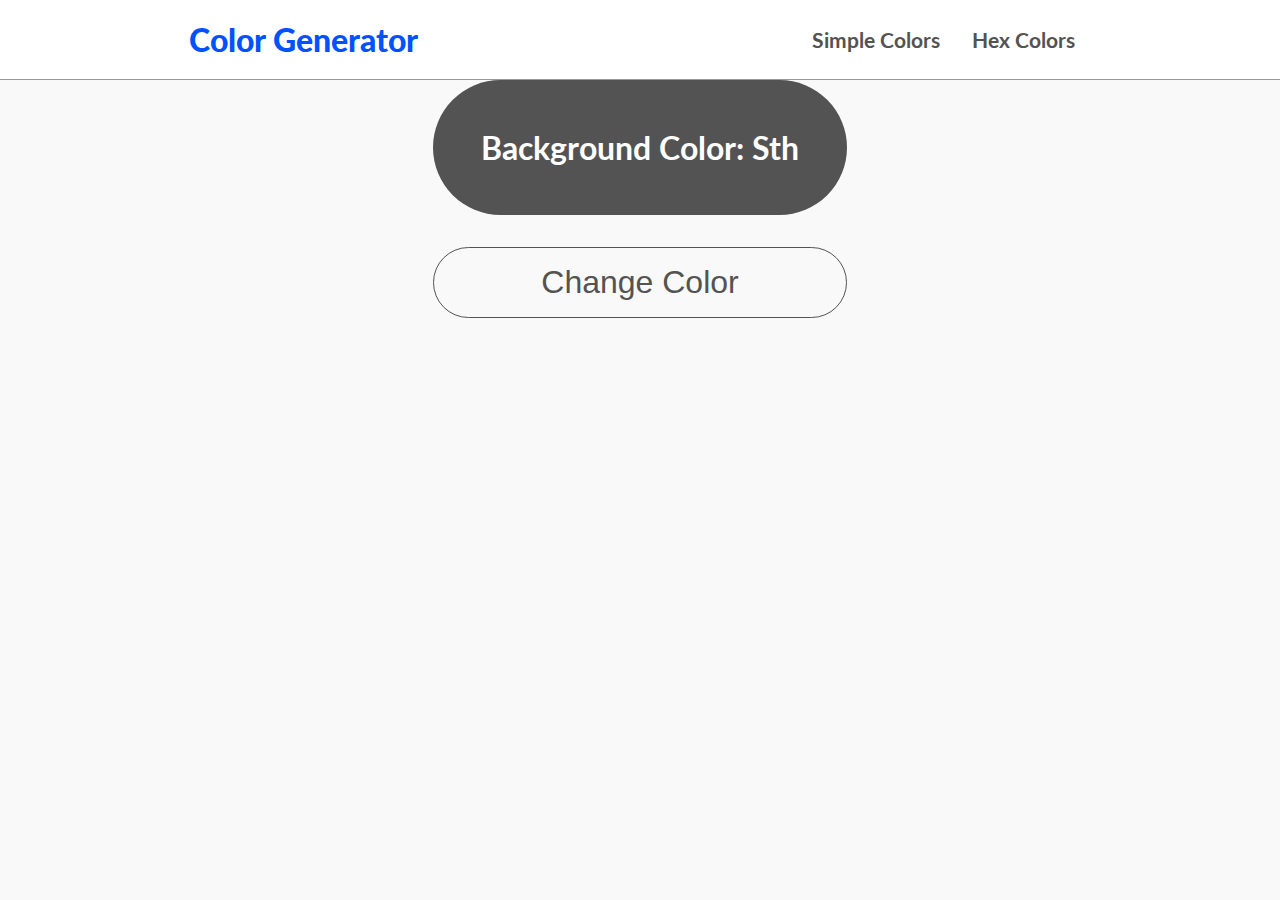
<file: colorGenerator/index.html>
<!DOCTYPE html>
<html>
<head>
	<meta charset="utf=8">
	<meta name="viewport" content="width=device-width, initial-scale=1">
	<link rel="stylesheet" type="text/css" href="style.css">
	<title>Color Generator</title>
</head>
<body>
    <div class="container">
        <div class="nav">
            <h2 class="title">Color Generator</h2>
            <ul class="clr">
                <li>
                    <a href="index.html">Simple Colors</a>
                </li>
                <li>
                    <a href="hex.html">Hex Colors</a>
                </li>
            </ul>
        </div>
        <div class="main">
            <h2>Background Color:
                <span class="color">Sth</span>
            </h2>
            <button type="button" id="btn">Change Color</button>
        </div>
    </div>
    <script src="simple.js"></script>
  </body>
</html>
</file>
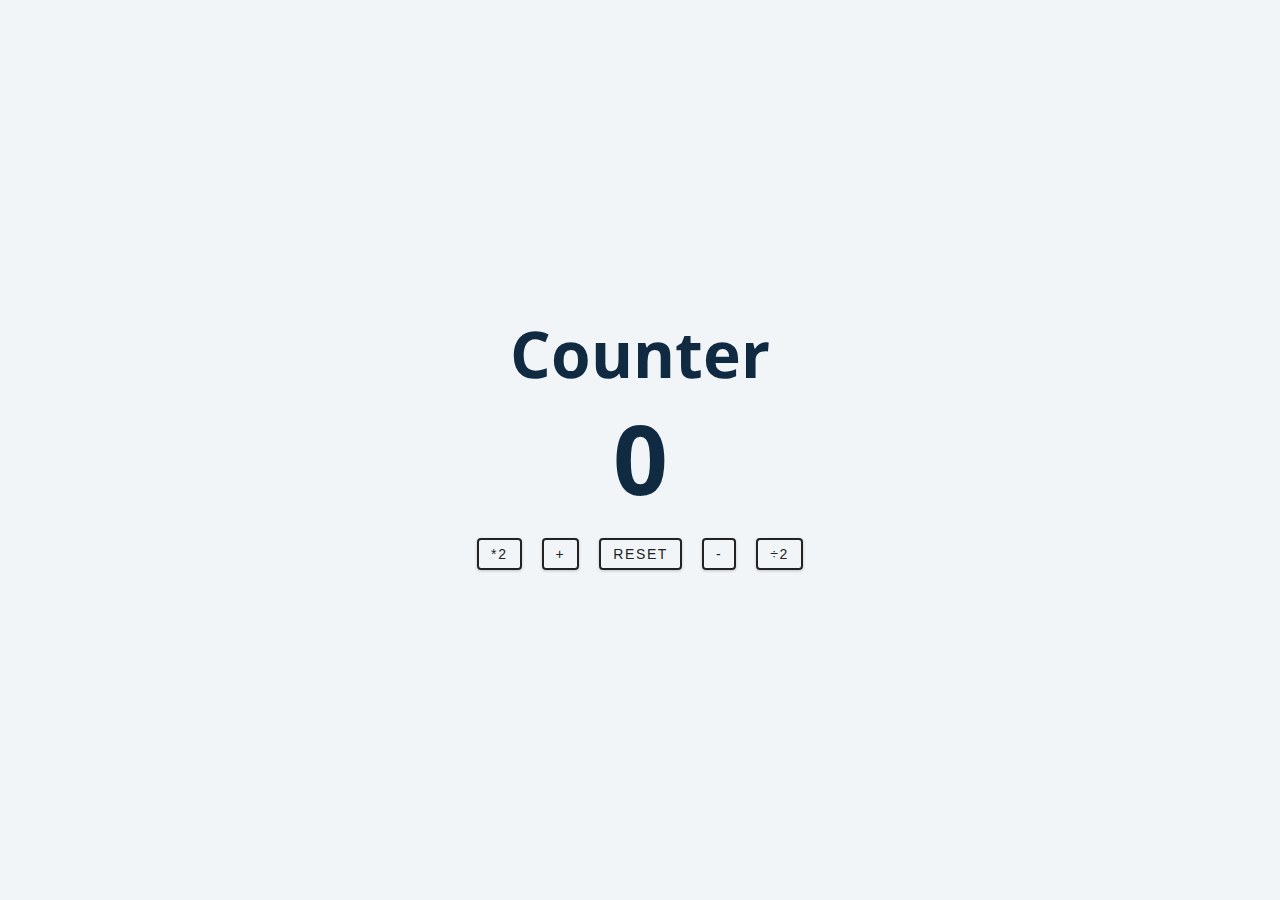
<file: counter/index.html>
<!DOCTYPE html>
<html lang="en">
<head>
    <meta charset="UTF-8">
    <meta http-equiv="X-UA-Compatible" content="IE=edge">
    <meta name="viewport" content="width=device-width, initial-scale=1.0">
    <link rel="stylesheet" href="style.css">
    <title>Counter</title>
</head>
<body>
    <main>
        <div class="container">
            <h1>Counter</h1>
            <span id="value">0</span>
            <div class="button-container">
                <button class="btn multiply">*2</button>
                <button class="btn increase">+</button>
                <button class="btn reset">Reset</button>
                <button class="btn decrease">-</button>
                <button class="btn divide">÷2</button>
            </div>
        </div>
    </main>
    <script src="script.js"></script>
</body>
</html>
</file>
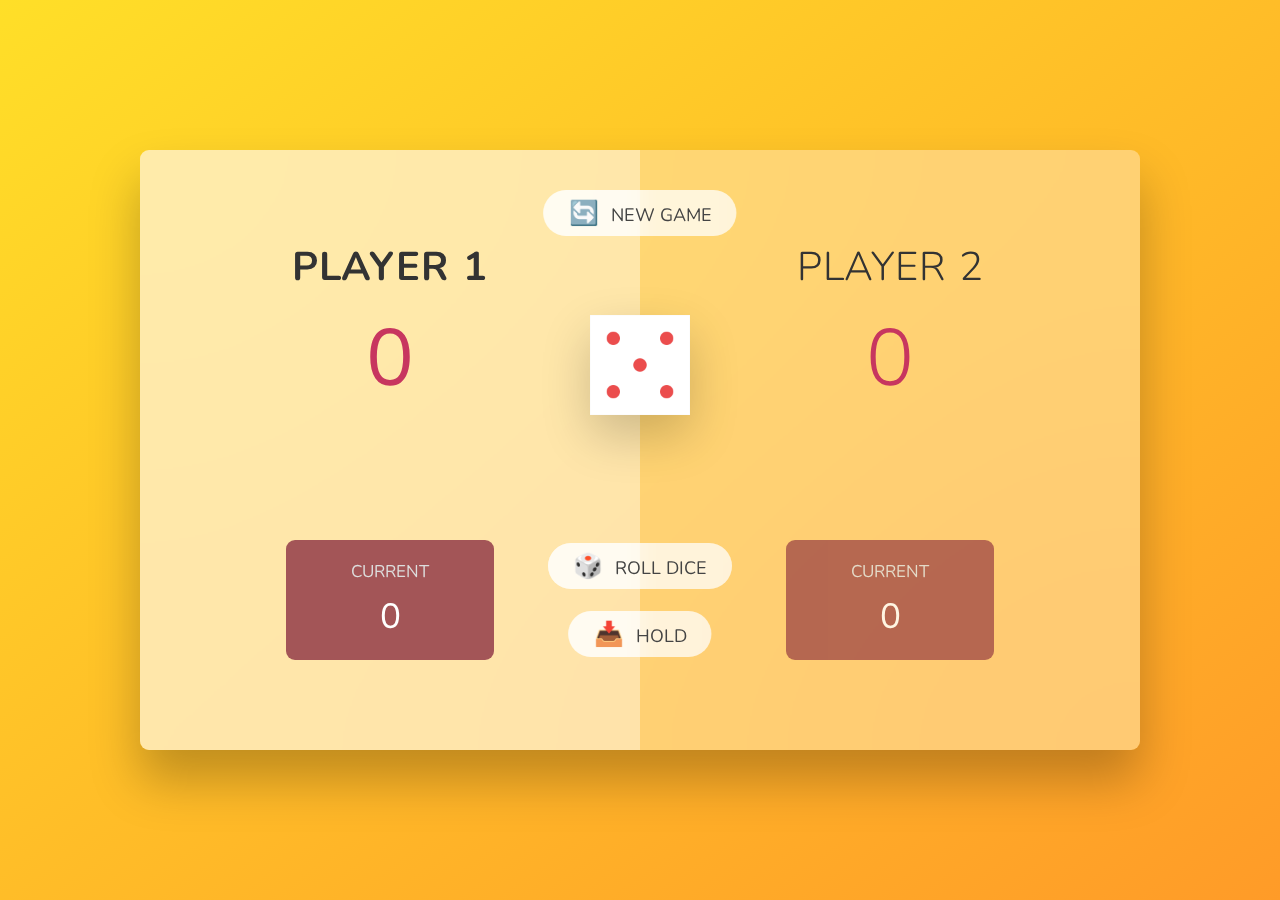
<file: diceGame/index.html>
<!DOCTYPE html>
<html lang="en">
  <head>
    <meta charset="UTF-8" />
    <meta name="viewport" content="width=device-width, initial-scale=1.0" />
    <meta http-equiv="X-UA-Compatible" content="ie=edge" />
    <link rel="stylesheet" href="style.css" />
    <title>Dice Game</title>
  </head>
  <body>
    <main>
      <section class="player player--0 player--active">
        <h2 class="name" id="name--0">Player 1</h2>
        <p class="score" id="score--0">0</p>
        <div class="current">
          <p class="current-label">Current</p>
          <p class="current-score" id="current--0">0</p>
        </div>
      </section>
      <section class="player player--1">
        <h2 class="name" id="name--1">Player 2</h2>
        <p class="score" id="score--1">0</p>
        <div class="current">
          <p class="current-label">Current</p>
          <p class="current-score" id="current--1">0</p>
        </div>
      </section>
      <img src="img/dice-5.png" alt="Playing dice" class="dice" />
      <button class="btn btn--new">🔄 New game</button>
      <button class="btn btn--roll">🎲 Roll dice</button>
      <button class="btn btn--hold">📥 Hold</button>
    </main>
    <script src="script.js"></script>
  </body>
</html>
</file>
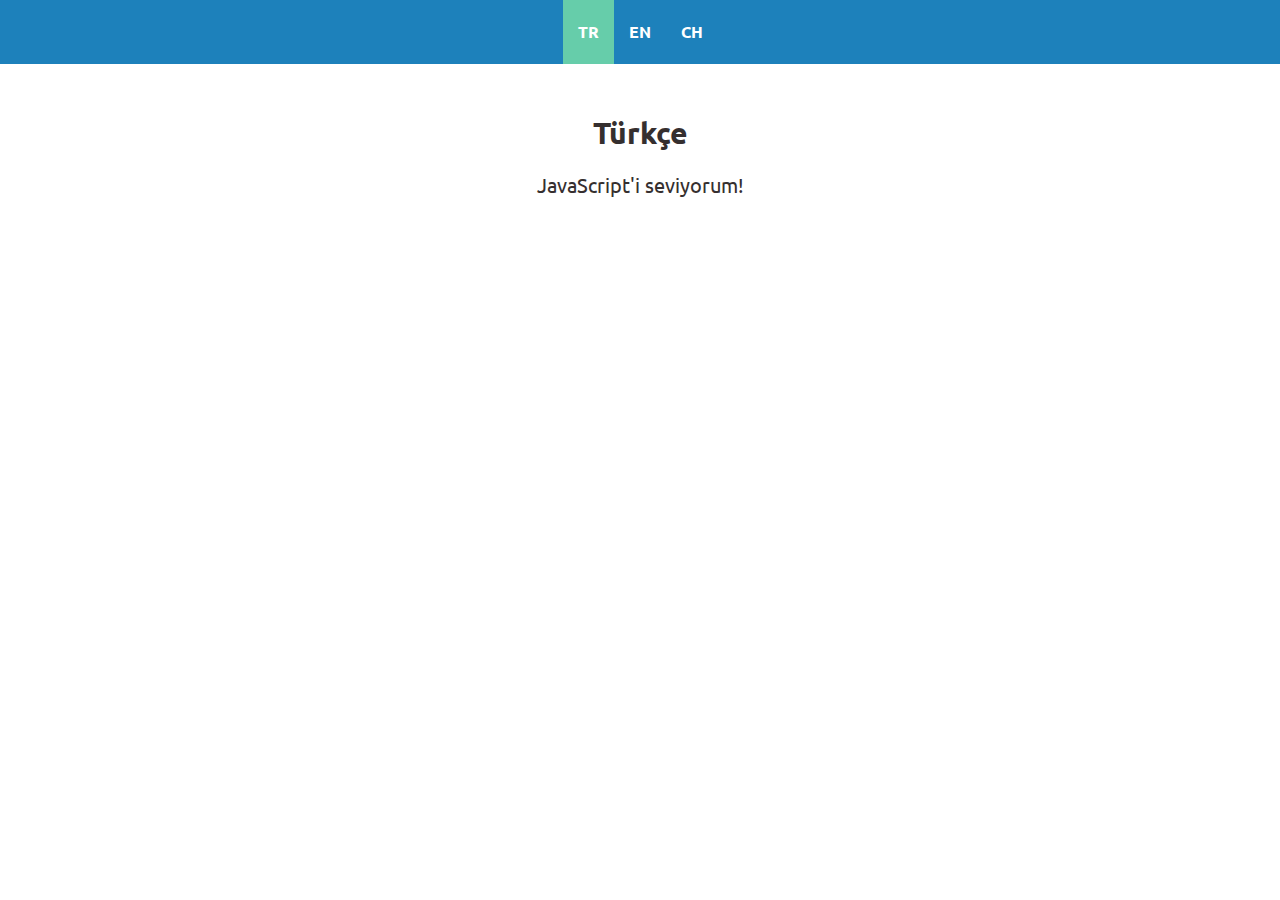
<file: languageSwitcher/index.html>
<!DOCTYPE html>
<html lang="en">
<head>
    <meta charset="UTF-8">
    <meta http-equiv="X-UA-Compatible" content="IE=edge">
    <meta name="viewport" content="width=device-width, initial-scale=1.0">
    <link rel="stylesheet" href="style.css">
    <title>Language Switcher</title>
</head>
<body>
    <div class="container">
        <div class="languages">
            <a href="#" language="turkish" class="active">TR</a>
            <a href="#" language="english">EN</a>
            <a href="#" language="chinese">CH</a>
        </div>

        <div class="main-content">
            <h2 class="title">Türkçe</h2>
            <p class="content">JavaScript'i seviyorum!</p>
        </div>
    </div>
    <script src="script.js"></script>
</body>
</html>
</file>
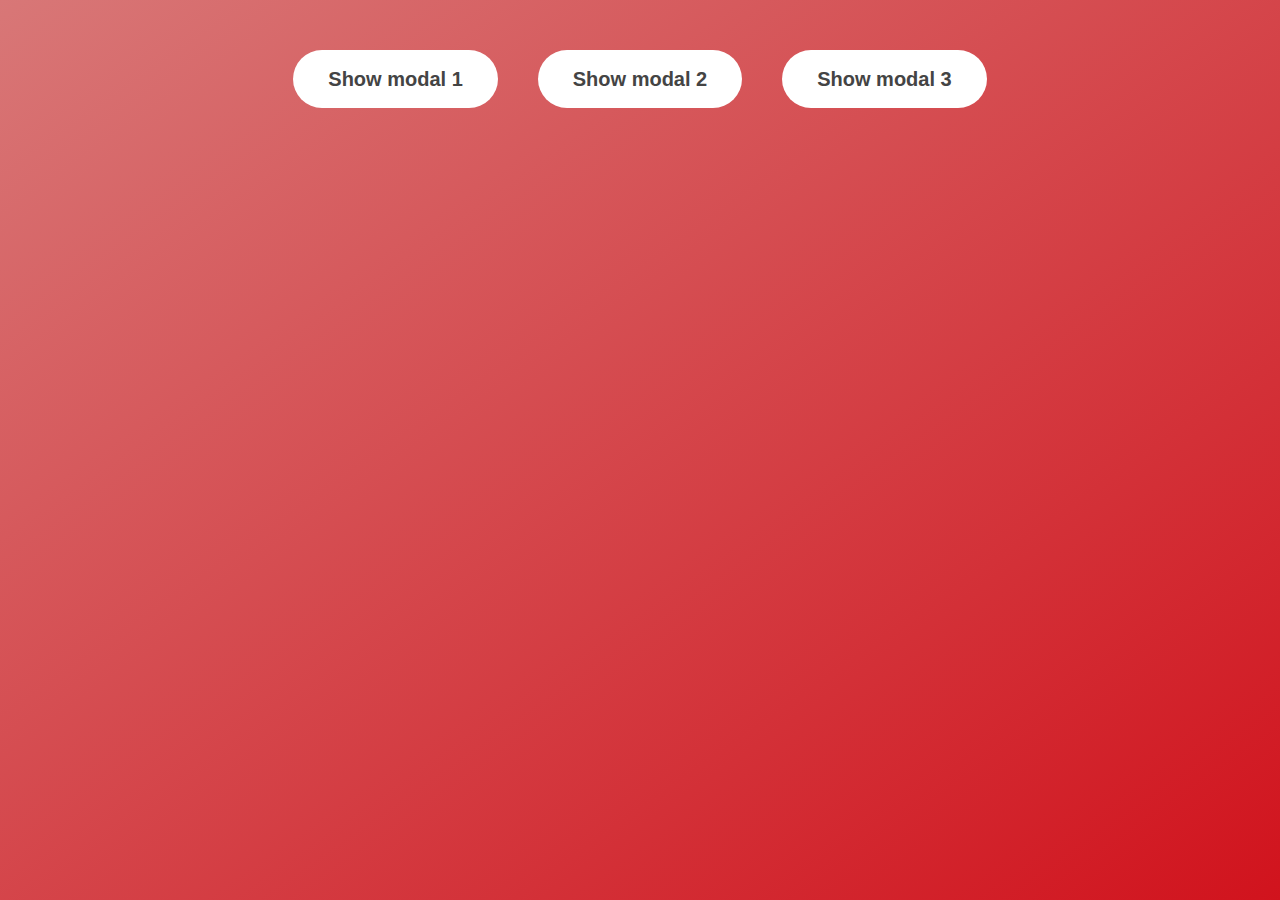
<file: modalScreen/index.html>
<!DOCTYPE html>
<html>
<head>
	<meta charset="utf=8">
	<meta name="viewport" content="width=device-width, initial-scale=1">
	<link rel="stylesheet" type="text/css" href="style.css">
	<title>Modal Window</title>
</head>
<body>
    <button class="show-modal">Show modal 1</button>
    <button class="show-modal">Show modal 2</button>
    <button class="show-modal">Show modal 3</button>

    <div class="modal hidden">
      <button class="close-modal">&times;</button>
      <h1>Modal Window</h1>
      <p>
        Lorem ipsum dolor sit amet, consectetur adipisicing elit, sed do eiusmod
        tempor incididunt ut labore et dolore magna aliqua. Ut enim ad minim
        veniam, quis nostrud exercitation ullamco laboris nisi ut aliquip ex ea
        commodo consequat. Duis aute irure dolor in reprehenderit in voluptate
        velit esse cillum dolore eu fugiat nulla pariatur. Excepteur sint
        occaecat cupidatat non proident, sunt in culpa qui officia deserunt
        mollit anim id est laborum.
      </p>
    </div>
    <div class="overlay hidden"></div>

    <script src="index.js"></script>
  </body>
</html>
</file>
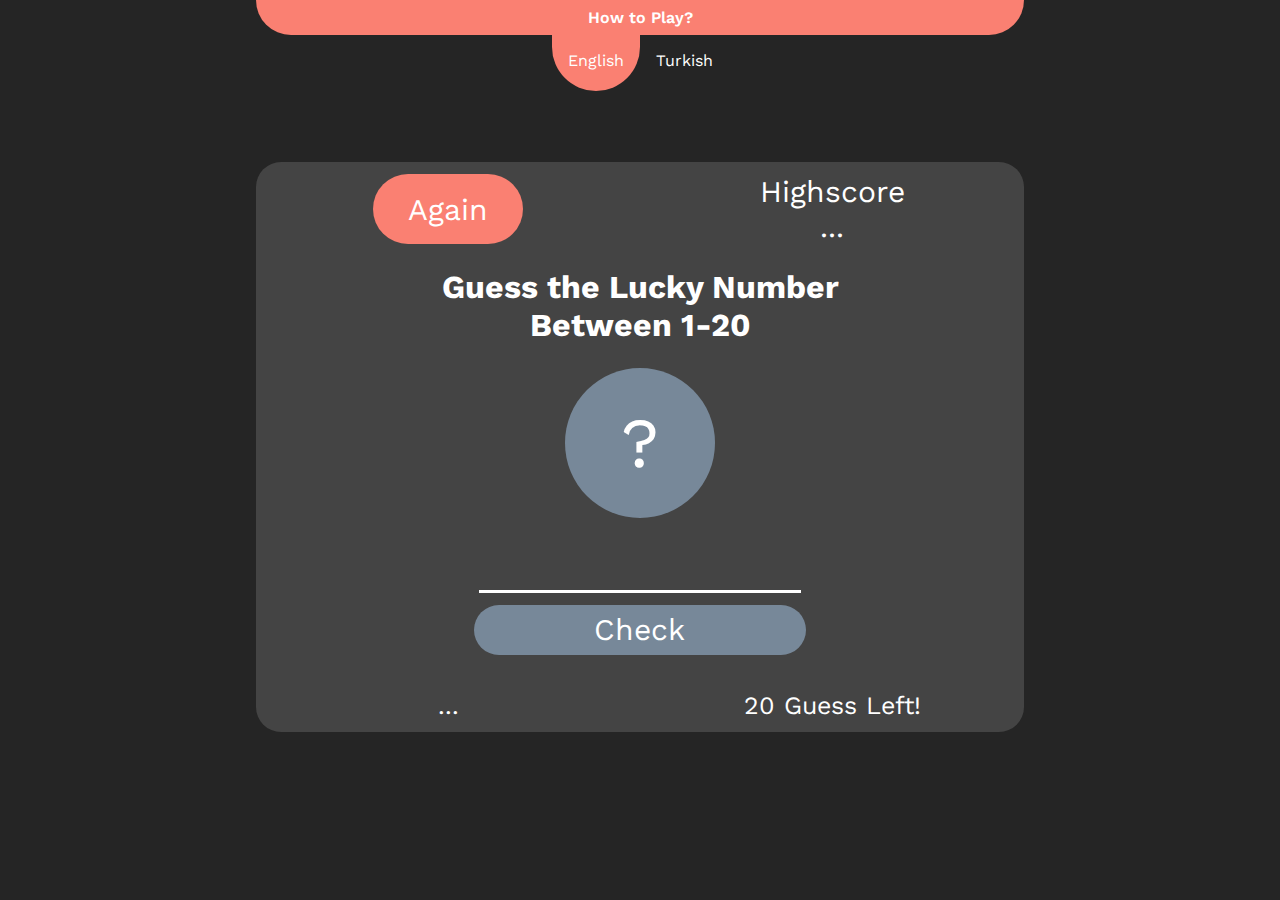
<file: simpleGuessGame/index.html>
<!DOCTYPE html>
<html>
<head>
	<meta charset="utf=8">
	<meta name="viewport" content="width=device-width, initial-scale=1">
	<link rel="stylesheet" type="text/css" href="index.css">
	<title>Guess Game</title>
</head>
<body>
    <button class="show-modal howTo">How to Play?</button>
    <div class="modal hidden-js">
        <button class="close-modal">&times;</button>
        <h1 id="modalTitle">How to Play?</h1>
        <p id="content1">
            You need to guess a number between 1-20 to be able to play this game. 
        </p>
        <p id="content2">
            Don't forget that above 20 are invalid numbers, and negative numbers are not included which means you might lose your one of your guess chances. Let's see how lucky you are!
        </p>
        <p id="content3">
            You can tap/press "Enter" to guess the number whether you use mobile or not. Also, you can tap anywhere (For Mobile), or press "Escape" be able to get rid of this page.
        </p>
        <p id="content4">
            Good Luck :)
        </p>
    </div>
    <div class="overlay hidden-js"></div>
    <div class="languages">
        <a href="#" language="english" class="active">English</a>
        <a href="#" language="turkish">Turkish</a>
    </div>
	<div class="container">
        <!-- Retry & Highscore -->
        <div class="retry">
            <button type="button" class="retry-button">
                <span class="rtr-btn-text rtr">Again</span>
                <svg xmlns="http://www.w3.org/2000/svg" viewBox="0 0 24 24" fill="white" width="40px" height="40px" class="hidden">
                    <path d="M0 0h24v24H0z" fill="none"/>
                    <path d="M12 5V1L7 6l5 5V7c3.31 0 6 2.69 6 6s-2.69 6-6 6-6-2.69-6-6H4c0 4.42 3.58 8 8 8s8-3.58 8-8-3.58-8-8-8z"/>
                </svg>
            </button>
        </div>
        <div class="highscore">
            <span class="score">Highscore</span>
            <span class="hs">...</span>
        </div>
        <!-- Just Text -->
        <div class="text">
            <h1 class="def">Guess the Lucky Number</h1>
            <h1 class="def2">Between 1-20</h1>
        </div>
        <!-- Guess the Number -->
        <div class="number">
            <div class="main">?</div>
        </div>
        <div class="your-guess-input">
            <input type="number" class="your-guess">
        </div>
        <div class="button-check">
            <button type="button" class="btn-check">
                <span class="btn-check-text check">Check</span>
            </button>
        </div>
        <!-- Left Number -->
        <div class="choosen-number">
            <p class="message">...</p>
        </div>
        <div class="hints">
            <span class="timer">20</span>
            <span class="counter">Guess Left!</span>
        </div>
    </div>
    <script src="js/script.js"></script>
    <script src="js/modal.js"></script>
    <script src="js/langSwitch.js"></script>
</body>
</html>
</file>
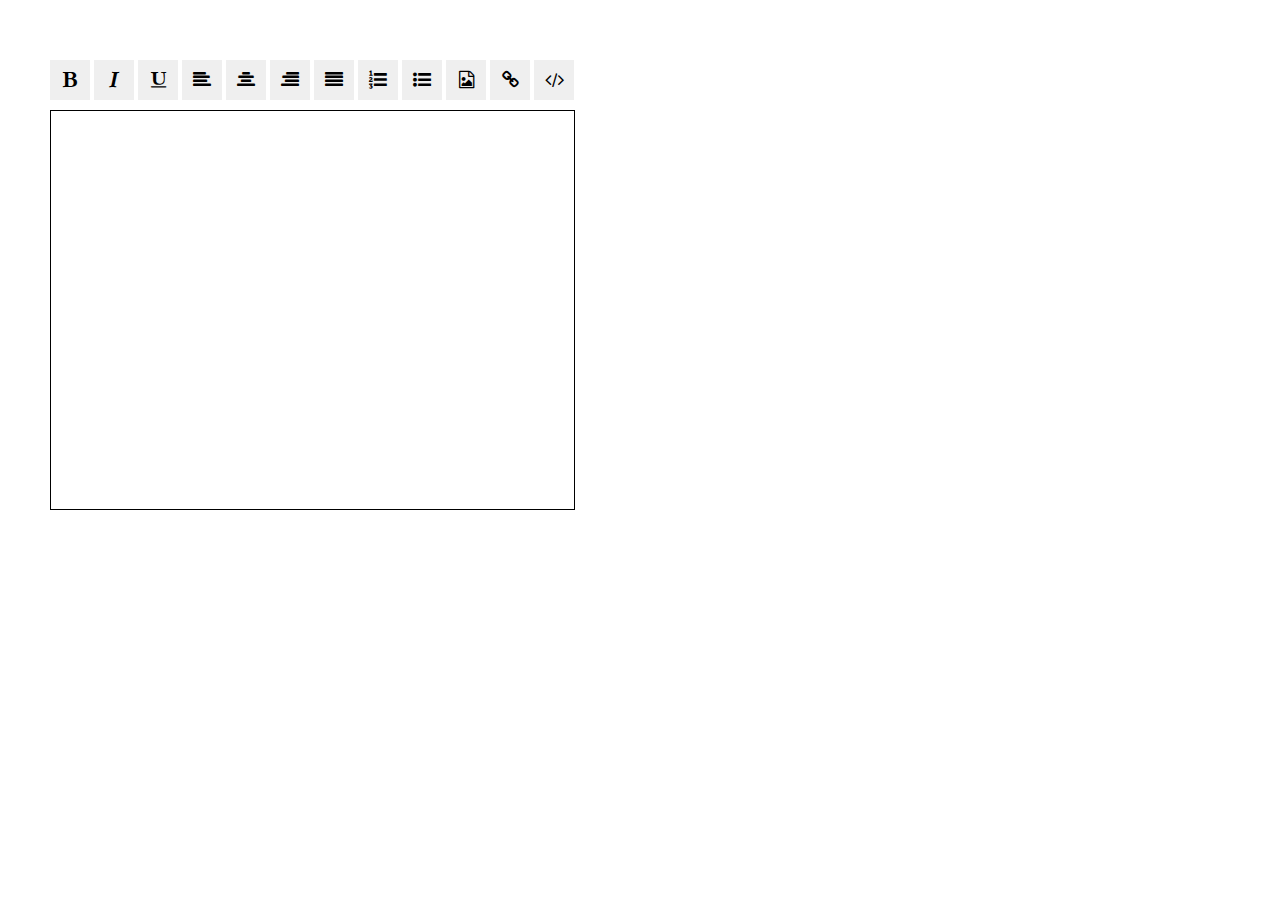
<file: textEditor/index.html>
<!DOCTYPE html>
<html lang="en">
<head>
    <meta charset="UTF-8">
    <meta http-equiv="X-UA-Compatible" content="IE=edge">
    <meta name="viewport" content="width=device-width, initial-scale=1.0">
    <link rel="stylesheet" href="style.css">
    <link rel="stylesheet" href="https://cdnjs.cloudflare.com/ajax/libs/font-awesome/4.7.0/css/font-awesome.min.css">
    <title>Text Editor</title>
</head>
<body>
    <form>
        <button type="button" data-cmd="bold">
            <i class="fa fa-bold" aria-hidden="true"></i>
        </button>
        <button type="button" data-cmd="italic">
            <i class="fa fa-italic" aria-hidden="true"></i>
        </button>
        <button type="button" data-cmd="underline">
            <i class="fa fa-underline" aria-hidden="true"></i>
        </button>
        <button type="button" data-cmd="justifyLeft">
            <i class="fa fa-align-left" aria-hidden="true"></i>
        </button>
        <button type="button" data-cmd="justifyCenter">
            <i class="fa fa-align-center" aria-hidden="true"></i>
        </button>
        <button type="button" data-cmd="justifyRight">
            <i class="fa fa-align-right" aria-hidden="true"></i>
        </button>
        <button type="button" data-cmd="justifyFull">
            <i class="fa fa-align-justify" aria-hidden="true"></i>
        </button>
        <button type="button" data-cmd="insertorderedList">
            <i class="fa fa-list-ol" aria-hidden="true"></i>
        </button>
        <button type="button" data-cmd="insertorderedList">
            <i class="fa fa-list-ul" aria-hidden="true"></i>
        </button>
        <button type="button" data-cmd="insertImage">
            <i class="fa fa-file-image-o" aria-hidden="true"></i>
        </button>
        <button type="button" data-cmd="createLink">
            <i class="fa fa-link" aria-hidden="true"></i>
        </button>
        <button type="button" data-cmd="showCode" name="active">
            <i class="fa fa-code" aria-hidden="true"></i>
        </button>
    </form>
    <iframe id="output" name="textField"></iframe>
    <script src="script.js"></script>
</body>
</html>
</file>
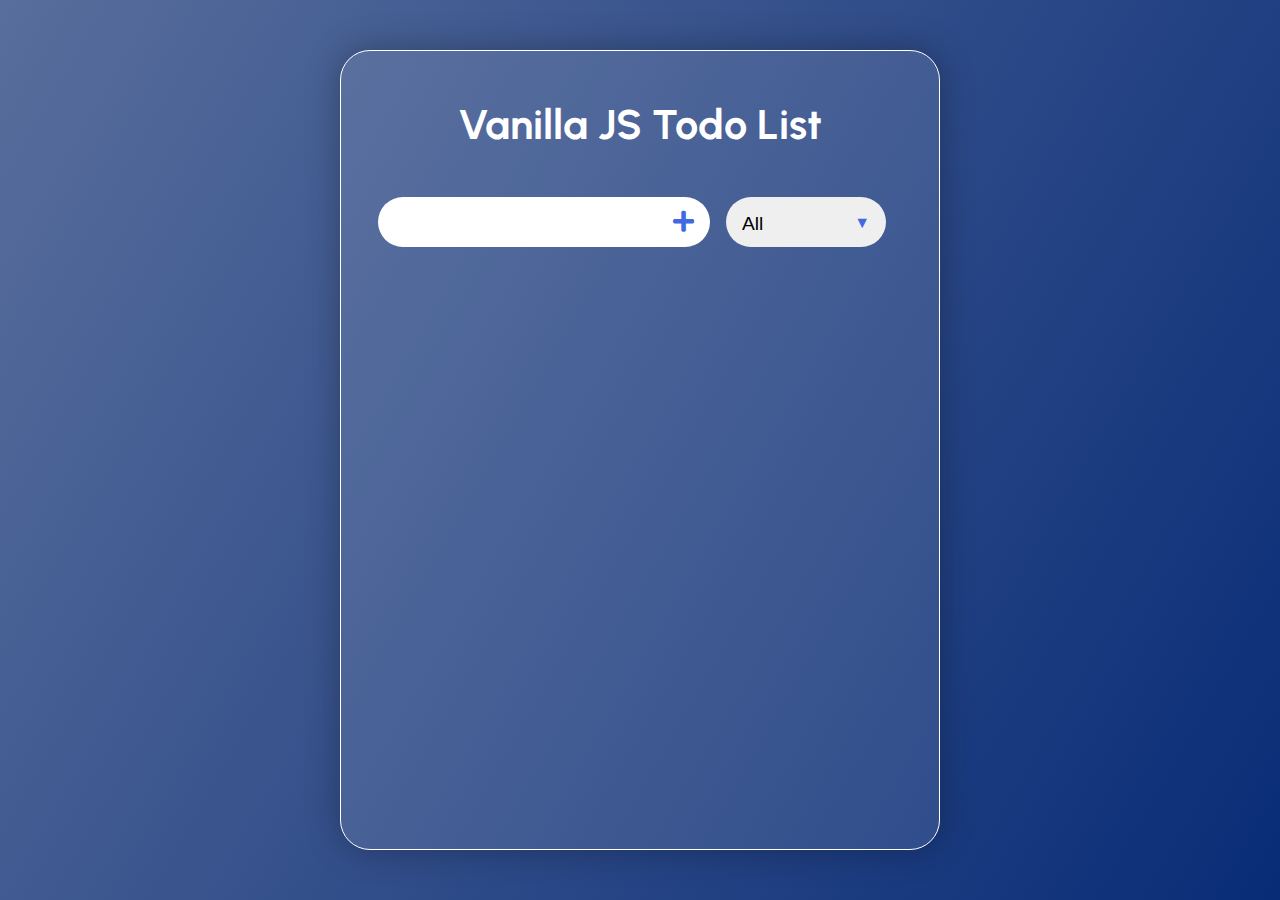
<file: todoList/index.html>
<!DOCTYPE html>
<html lang="en">
<head>
    <meta charset="UTF-8">
    <meta http-equiv="X-UA-Compatible" content="IE=edge">
    <meta name="viewport" content="width=device-width, initial-scale=1.0">
    <link rel="preconnect" href="https://fonts.googleapis.com">
    <link rel="preconnect" href="https://fonts.gstatic.com" crossorigin>
    <link href="https://fonts.googleapis.com/css2?family=Urbanist:wght@500&display=swap" rel="stylesheet">
    <link rel="stylesheet" href="https://cdnjs.cloudflare.com/ajax/libs/font-awesome/5.15.4/css/all.min.css" integrity="sha512-1ycn6IcaQQ40/MKBW2W4Rhis/DbILU74C1vSrLJxCq57o941Ym01SwNsOMqvEBFlcgUa6xLiPY/NS5R+E6ztJQ==" crossorigin="anonymous" referrerpolicy="no-referrer" />
    <link href="style.css" rel="stylesheet">
    <title>Todo List Vanilla JS</title>
</head>
<body>
    <div class="container">
        <header>
            <h1 id="text">Vanilla JS Todo List</h1>
        </header>
        <form>
            <input type="text" class="todo-input">
            <button class="todo-button" type="submit">
                <i class="fas fa-plus"></i>
            </button>
            <div class="select">
                <select name="todos" class="filter-todo">
                    <option value="all">All</option>
                    <option value="completed">Completed</option>
                    <option value="uncompleted">Uncompleted</option>
                </select>
            </div>
        </form>
        <div class="todo-container">
            <ul class="todo-list"></ul>
        </div>
    </div>

    <script src="script.js"></script>
</body>
</html>
</file>
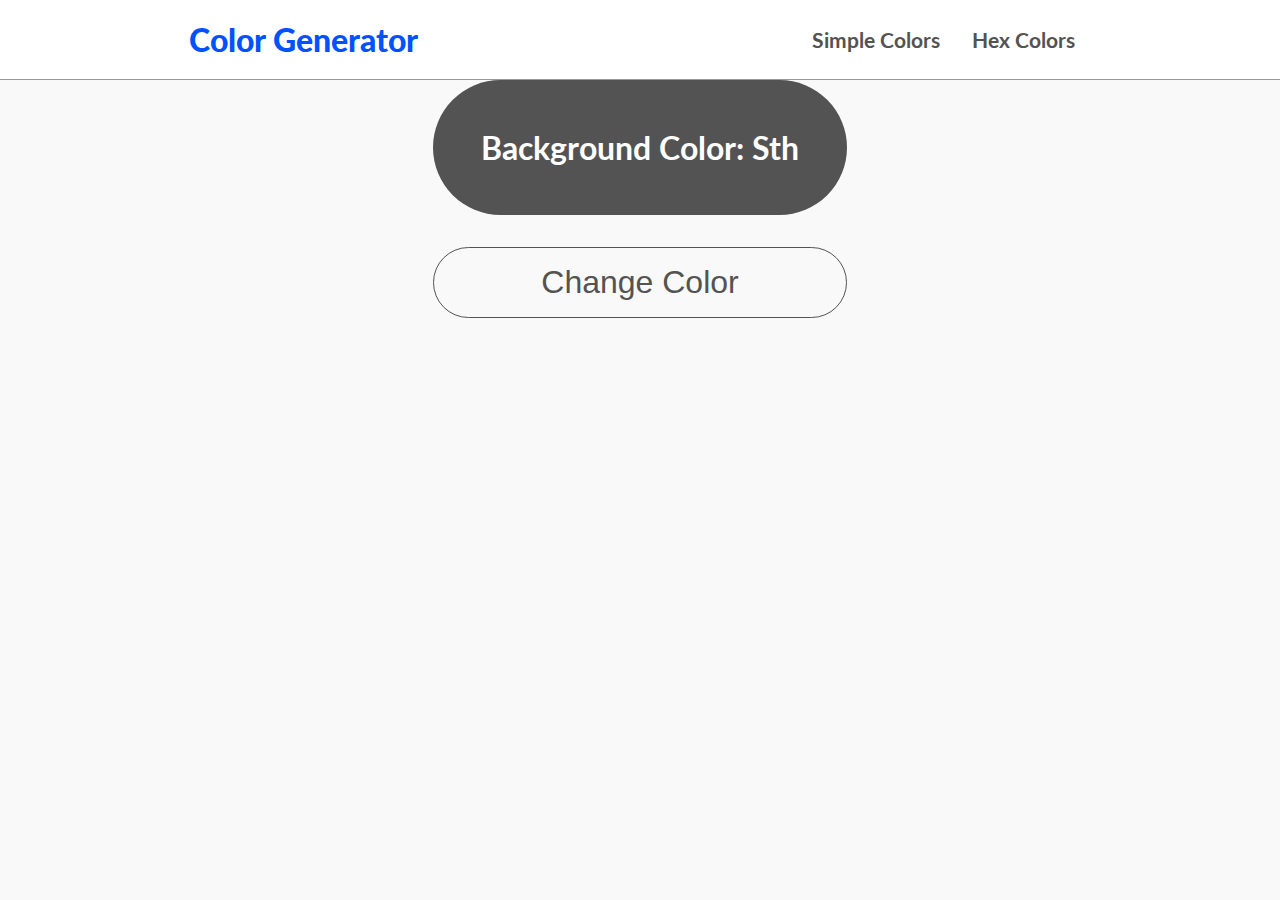
<file: colorGenerator/hex.html>
<!DOCTYPE html>
<html>
<head>
	<meta charset="utf=8">
	<meta name="viewport" content="width=device-width, initial-scale=1">
	<link rel="stylesheet" type="text/css" href="style.css">
	<title>Color Generator</title>
</head>
<body>
    <div class="container">
        <div class="nav">
            <h2 class="title">Color Generator</h2>
            <ul class="clr">
                <li><a href="index.html">Simple Colors</a></li>
                <li><a href="hex.html">Hex Colors</a></li>
            </ul>
        </div>
        <div class="main">
            <h2>Background Color:
                <span class="color">Sth</span>
            </h2>
            <button type="button" id="btn">Change Color</button>
        </div>
    </div>
    <script src="hex.js"></script>
  </body>
</html>
</file>
<file: colorGenerator/style.css>
@import url('https://fonts.googleapis.com/css2?family=Lato:wght@400;700;900&display=swap');
* {
    margin: 0;
    padding: 0;
    box-sizing: border-box;
}
body {
    background-color: #f9f9f9;
    font-family: 'Lato', sans-serif;
}
.container {
    display: flex;
    flex-direction: column;
}
.nav {
    display: flex;
    justify-content: space-around;
    align-items: center;  
    background-color: white !important; 
    width: 100%;
    height: 5rem;
    border-bottom: 1px solid #999;
}
.title { 
    font-size: 2rem;
    font-weight: 900; 
    color: rgb(0, 81, 255);
}
.clr {
    display: flex;
}
.clr li {
    display: flex;
}
.clr li a {
    font-size: 1.3rem;
    padding: 0 1rem;
    text-decoration: none;
    color: rgb(83, 83, 83);
    font-weight: 700;
}
.clr li a:hover { color: rgb(0, 81, 255); }
.main {
    min-height: calc(100% - 5rem);
    display: grid;
    justify-content: center;
    align-content: center;
}
.main h2 {
    background-color: rgb(83, 83, 83);
    color: white;
    padding: 3rem;
    margin-bottom: 2rem;
    border-radius: 5rem;
    font-size: 2rem;
}
.main button {
    color: rgb(83, 83, 83);
    padding: 1rem;
    font-size: 2rem;
    outline: none;
    border: none;
    background-color: transparent;
    border: 1px solid rgb(83, 83, 83);
    border-radius: 5rem;
}
.main button:hover {
    background-color: rgb(145, 180, 255);
    transition: 0.5s ease-in-out;
    color: white;

}
</file>
<file: counter/style.css>
@import url("https://fonts.googleapis.com/css?family=Open+Sans|Roboto:400,700&display=swap");
:root {
  /* dark shades of primary color*/
  --clr-primary-1: hsl(205, 86%, 17%);
  --clr-primary-2: hsl(205, 77%, 27%);
  --clr-primary-3: hsl(205, 72%, 37%);
  --clr-primary-4: hsl(205, 63%, 48%);
  /* primary/main color */
  --clr-primary-5: hsl(205, 78%, 60%);
  /* lighter shades of primary color */
  --clr-primary-6: hsl(205, 89%, 70%);
  --clr-primary-7: hsl(205, 90%, 76%);
  --clr-primary-8: hsl(205, 86%, 81%);
  --clr-primary-9: hsl(205, 90%, 88%);
  --clr-primary-10: hsl(205, 100%, 96%);
  /* darkest grey - used for headings */
  --clr-grey-1: hsl(209, 61%, 16%);
  --clr-grey-2: hsl(211, 39%, 23%);
  --clr-grey-3: hsl(209, 34%, 30%);
  --clr-grey-4: hsl(209, 28%, 39%);
  /* grey used for paragraphs */
  --clr-grey-5: hsl(210, 22%, 49%);
  --clr-grey-6: hsl(209, 23%, 60%);
  --clr-grey-7: hsl(211, 27%, 70%);
  --clr-grey-8: hsl(210, 31%, 80%);
  --clr-grey-9: hsl(212, 33%, 89%);
  --clr-grey-10: hsl(210, 36%, 96%);
  --clr-white: #fff;
  --clr-red-dark: hsl(360, 67%, 44%);
  --clr-red-light: hsl(360, 71%, 66%);
  --clr-green-dark: hsl(125, 67%, 44%);
  --clr-green-light: hsl(125, 71%, 66%);
  --clr-black: #222;
  --ff-primary: "Roboto", sans-serif;
  --ff-secondary: "Open Sans", sans-serif;
  --transition: all 0.3s linear;
  --spacing: 0.1rem;
  --radius: 0.25rem;
  --light-shadow: 0 5px 15px rgba(0, 0, 0, 0.1);
  --dark-shadow: 0 5px 15px rgba(0, 0, 0, 0.2);
  --max-width: 1170px;
  --fixed-width: 620px;
}
*,
::after,
::before {
  margin: 0;
  padding: 0;
  box-sizing: border-box;
}
body {
  font-family: var(--ff-secondary);
  background: var(--clr-grey-10);
  color: var(--clr-grey-1);
  line-height: 1.5;
  font-size: 0.875rem;
}
ul {
  list-style-type: none;
}
a {
  text-decoration: none;
}
@media screen and (min-width: 800px) {
  h1 {
    font-size: 4rem;
  }
  h2 {
    font-size: 2.5rem;
  }
  body {
    font-size: 1rem;
  }
  h1,
  h2,
  h3,
  h4 {
    line-height: 1;
  }
}
.section {
  padding: 5rem 0;
}

.section-center {
  width: 90vw;
  margin: 0 auto;
  max-width: 1170px;
}
@media screen and (min-width: 992px) {
  .section-center {
    width: 95vw;
  }
}
main {
  min-height: 100vh;
  display: grid;
  place-items: center;
}
.container {
  text-align: center;
}
#value {
  font-size: 6rem;
  font-weight: bold;
}
.btn {
  text-transform: uppercase;
  background: transparent;
  color: var(--clr-black);
  padding: 0.375rem 0.75rem;
  letter-spacing: var(--spacing);
  display: inline-block;
  transition: var(--transition);
  font-size: 0.875rem;
  border: 2px solid var(--clr-black);
  cursor: pointer;
  box-shadow: 0 1px 3px rgba(0, 0, 0, 0.2);
  border-radius: var(--radius);
  margin: 0.5rem;
}
.btn:hover {
  color: var(--clr-white);
  background: var(--clr-black);
}
</file>
<file: diceGame/style.css>
@import url('https://fonts.googleapis.com/css2?family=Nunito&display=swap');
* {
  margin: 0;
  padding: 0;
  box-sizing: inherit;
}
html {
  font-size: 62.5%;
  box-sizing: border-box;
}
body {
  font-family: 'Nunito', sans-serif;
  font-weight: 400;
  height: 100vh;
  color: #333;
  background-image: linear-gradient(to top left, #ff9b28 0%, #ffd900d7 100%);
  display: flex;
  align-items: center;
  justify-content: center;
}
main {
  position: relative;
  width: 100rem;
  height: 60rem;
  background-color: rgba(255, 255, 255, 0.35);
  backdrop-filter: blur(200px);
  filter: blur();
  box-shadow: 0 3rem 5rem rgba(0, 0, 0, 0.25);
  border-radius: 9px;
  overflow: hidden;
  display: flex;
}
.player {
  flex: 50%;
  padding: 9rem;
  display: flex;
  flex-direction: column;
  align-items: center;
  transition: all 0.75s;
}
.name {
  position: relative;
  font-size: 4rem;
  text-transform: uppercase;
  letter-spacing: 1px;
  word-spacing: 2px;
  font-weight: 300;
  margin-bottom: 1rem;
}

.score {
  font-size: 8rem;
  font-weight: 300;
  color: #c7365f;
  margin-bottom: auto;
}

.player--active {
  background-color: rgba(255, 255, 255, 0.4);
}
.player--active .name {
  font-weight: 700;
}
.player--active .score {
  font-weight: 400;
}

.player--active .current {
  opacity: 1;
}

.current {
  background-color: #7e1a36b6;
  opacity: 0.8;
  border-radius: 9px;
  color: #fff;
  width: 65%;
  padding: 2rem;
  text-align: center;
  transition: all 0.75s;
}

.current-label {
  text-transform: uppercase;
  margin-bottom: 1rem;
  font-size: 1.7rem;
  color: #ddd;
}

.current-score {
  font-size: 3.5rem;
}
.btn {
  position: absolute;
  left: 50%;
  transform: translateX(-50%);
  color: #444;
  background: none;
  border: none;
  font-family: inherit;
  font-size: 1.8rem;
  text-transform: uppercase;
  cursor: pointer;
  font-weight: 400;
  transition: all 0.2s;

  background-color: white;
  background-color: rgba(255, 255, 255, 0.6);
  backdrop-filter: blur(10px);

  padding: 0.7rem 2.5rem;
  border-radius: 50rem;
  box-shadow: 0 1.75rem 3.5rem rgba(0, 0, 0, 0);
}
.btn::first-letter {
  font-size: 2.4rem;
  display: inline-block;
  margin-right: 0.7rem;
}
.btn--new {
  top: 4rem;
}
.btn--roll {
  top: 39.3rem;
}
.btn--hold {
  top: 46.1rem;
}
.btn:active {
  transform: translate(-50%, 3px);
  box-shadow: 0 1rem 2rem rgba(0, 0, 0, 0.15);
}
.btn:focus {
  outline: none;
}
.dice {
  position: absolute;
  left: 50%;
  top: 16.5rem;
  transform: translateX(-50%);
  height: 10rem;
  box-shadow: 0 2rem 5rem rgba(0, 0, 0, 0.2);
}
.player--winner {
  background-color: #2f2f2f;
}
.player--winner .name {
  font-weight: 700;
  color: #c7365f;
}
</file>
<file: languageSwitcher/style.css>
@import url('https://fonts.googleapis.com/css2?family=Ubuntu:wght@400;500&display=swap');
* {
    font-family: 'Ubuntu', sans-serif;
    margin: 0;
    padding: 0;
}
body {
    display: flex;
    align-content: center;
    justify-content: center;
    min-height: 100vh;
}
.container {
    position: relative;
    width: 100%;
    height: 600px;
    color: #352f2f;
    text-align: center;
}
.languages {
    background-color: rgb(29, 129, 187);
    height: 4rem;
    display: flex;
    justify-content: center;
    line-height: 4rem;
}
.main-content {
    padding: 50px;
    font-size: 20px;
}
.title {
    margin-bottom: 20px;
}
a {
    text-transform: uppercase;
    color: #fff;
    text-decoration: none;
    padding: 0 15px;
    font-weight: bold;
}
a.active {
    background-color: mediumaquamarine;
}
</file>
<file: modalScreen/style.css>
* {
    margin: 0;
    padding: 0;
    box-sizing: inherit;
}  
html {
    font-size: 62.5%;
    box-sizing: border-box;
}
body {
    color: #333;
    line-height: 1.5;
    height: 100vh;
    position: relative;
    display: flex;
    align-items: flex-start;
    justify-content: center;
    background: linear-gradient(to top left, #d1131d, #d87777);
}
.show-modal {
    font-size: 2rem;
    font-weight: 600;
    padding: 1.75rem 3.5rem;
    margin: 5rem 2rem;
    border: none;
    background-color: #fff;
    color: #444;
    border-radius: 10rem;
    cursor: pointer;
  }
.close-modal {
    position: absolute;
    top: 1.2rem;
    right: 2rem;
    font-size: 5rem;
    color: #333;
    cursor: pointer;
    border: none;
    background: none;
}
h1 {
    font-size: 2.5rem;
    margin-bottom: 2rem;
} 
p {
    font-size: 1.8rem;
} 
.hidden {
    display: none;
}  
.modal {
    position: absolute;
    top: 50%;
    left: 50%;
    transform: translate(-50%, -50%);
    width: 70%;
    background-color: white;
    padding: 6rem;
    border-radius: 5px;
    box-shadow: 0 3rem 5rem rgba(0, 0, 0, 0.3);
    z-index: 10;
}
 .overlay {
    position: absolute;
    top: 0;
    left: 0;
    width: 100%;
    height: 100%;
    background-color: rgba(0, 0, 0, 0.6);
    backdrop-filter: blur(3px);
    z-index: 5;
}
</file>
<file: simpleGuessGame/index.css>
@import url('https://fonts.googleapis.com/css2?family=Work+Sans:wght@500&display=swap');
* {
	box-sizing: border-box;
	margin: 0;
	padding: 0;
    font-family: 'Work Sans', sans-serif;
    text-decoration: none;
}
body {
	background: #252525;
}
h1 {
    text-align: center;
}
button {
    font-size: 30px;
    border: 0 solid black;
    border-radius: 70px;
    cursor: pointer;
    box-shadow: none;
    color: white;
}
button:focus {
    border: none;
    outline: none;
}
.hidden {
    visibility: hidden;
}
.hidden2 {
    visibility: hidden;
}
.hidden-js {
    display: none;
}
.show-modal {
    width: 60%;
    font-size: 1rem;
    font-weight: 600;
    padding: 0.5rem;
    border: none;
    background-color: salmon;
    color: #fff;
    border-radius: 0 0 3rem 3rem;
    cursor: pointer;
    position: relative;
    left: 20%;
    transition: all 0.3s ease-in-out;
}
.show-modal:hover {
    padding: 1rem;
    font-size: 1.5rem;
}
.close-modal {
    background: white;
    position: absolute;
    top: 1.2rem;
    right: 2rem;
    font-size: 5rem;
    color: #333;
    cursor: pointer;
    border: none;
}
.modal {
    width: 70%;
    position: absolute;
    top: 50%;
    left: 50%;
    transform: translate(-50%, -50%);
    background-color: white;
    padding: 3rem;
    border-radius: 25px;
    box-shadow: 0 3rem 5rem rgba(0, 0, 0, 0.3);
    z-index: 10;
}
.modal > h1 {
    font-size: 2.5rem;
    margin-bottom: 2rem;
}
.modal p {
    font-size: 1.4rem;
    color: #333;
    line-height: 2rem;
}
.overlay {
    width: 100%;
    height: 100%;
    position: absolute;
    top: 0;
    left: 0;
    background-color: rgba(0, 0, 0, 0.6);
    backdrop-filter: blur(10px);
    -webkit-backdrop-filter: blur(10px);
    z-index: 5;
}
.languages {
    width: 100%;
    height: 3.5rem;
    display: flex;
    justify-content: center;
    line-height: 3.2rem;
}
.languages a {
    color: #fff;
    padding: 0 1rem;
    font-size: 1rem;
}
.languages a.active {
    background: salmon;
    border-radius: 0 0 3rem 3rem;
}
.container {
    width: 60%;
    height: 570px;
    background: rgb(68, 68, 68);
    display: grid;
    position: absolute;
    top: 18%;
    left: 20%;
    grid-template-columns: repeat(12, 1fr);
    grid-template-rows: repeat(6, auto);
    grid-template-areas: 
    "r r r r r r h h h h h h"
    "t t t t t t t t t t t t"
    "n n n n n n n n n n n n"
    "y y y y y y y y y y y y"
    "b b b b b b b b b b b b"
    "c c c c c c s s s s s s ";
    font-family: monospace;
    border: 1px solid none;
    border-radius: 25px;
}
.retry {
    grid-area: r;
    display: grid;
    justify-self: center;
    align-self: center;
}
    .retry-button {
        width: 150px;
        height: 70px;
        background: salmon;
    }
    .retry-button:hover {
        background: lightslategray;
        transition: all 0.3 ease;
    }
    .rtr-btn-text {
        position: relative;
        top: -6px;
        left: 25px;
    }
.highscore {
    grid-area: h;
    display: grid;
    align-self: center;
    text-align: center;
}
.highscore > span {
    color: white;
    font-size: 30px;
    color: sal;
}
.number {
    grid-area: n;
    width: 150px;
    height: 150px;
    background-color: lightslategray;
    justify-self: center;
    align-self: center;
    border: 1px solid none;
    border-radius: 50%;
}
    .main {
        color: white;
        font-size: 70px;
        line-height: 150px;
        text-align: center;
    }
.text {
    grid-area: t;
    align-self: center;
    justify-self: center;
    color: white;
}
.your-guess-input {
    grid-area: y;
    display: grid;
    justify-self: center;
    align-self: center;
    width: auto;
    height: auto;
}
    .your-guess {
        width: auto;
        height: 50px;
        border: none;
        border-bottom:3px solid white;
        background-color: transparent;
        outline: none;
        color: white;
        text-align: center;
        font-size: 25px;
    }
    input[type=number]::-webkit-inner-spin-button, 
    input[type=number]::-webkit-outer-spin-button { 
        -webkit-appearance: none; 
        margin: 0; 
    }
    input[type=number] {
        -moz-appearance: textfield;
      }
.button-check {
    grid-area: b;
    display: grid;
    justify-self: center;
}
    .btn-check {
        width: 20.8rem;
        height: 50px;
        background:  lightslategray;
    }
    .btn-check:hover {
        background-color: salmon;
    }
    .btn-check-text {
        display: flex;
        justify-content: center;
        align-content: center;
    }
.choosen-number {
    grid-area: c;
    font-size: 25px;
    color: white;
    align-self: center;
    justify-self: center;
}
.hints {
    grid-area: s;
    font-size: 25px;
    color: white;
    align-self: center;
    justify-self: center;
}
@media (max-width: 767px) and (min-width:425px) {
    .show-modal {
        width: 85%;
        left: 8%;
    }
    .close-modal {
        font-size: 2rem;
    }
    .modal {
        width: 85%;
        padding: 2rem;
        border-radius: 25px;
    }
    .modal > h1 {
        font-size: 1.2rem;
        margin-bottom: 1rem;
    }
    .modal p {
        font-size: 1rem;
        line-height: 1.5rem;
    }
	.container {
        width: 85%;
        left: 8%;
        grid-template-areas:
        ". r h h h h h h h h h ."
        ". t t t t t t t t t t ."
        ". n n n n n n n n n n ."
        ". y y y y y y y y y y ."
        ". b b b b b b b b b b ."
        ". c c c c . . s s s s . ";
    }
    .retry-button{
        width: 50px;
        height: 50px;
    }
    .rtr-btn-text{
        visibility: hidden;
    }
    .your-guess {
        width: 200px;
    }
    .btn-check {
        width: 210px;
        font-size: 15px;
    }
    .hidden {
        visibility: visible;
        position: relative;
        top: -30px;
    }
    .highscore {
        justify-self: right;
    }
    .highscore > span {
        font-size: 25px;
    }
}
/*Header Small-Display Devices*/
@media (max-width: 424px) {
    .show-modal {
        width: 90%;
        left: 20px;
        padding: 0.2rem;
        font-size: 0.8rem;
    }
    .close-modal {
        font-size: 2rem;
    }
    .modal {
        width: 80%;
        padding: 2rem;
        border-radius: 25px;
    }
    .modal > h1 {
        font-size: 1.2rem;
        margin-bottom: 1rem;
    }
    .modal p {
        font-size: 1rem;
        line-height: 1.5rem;
    }
    .languages {
        height: 2.5rem;
        line-height: 2.3rem;
    }
    .languages a {
        font-size: 0.8rem;
    }
    .container {
        width: 90%;
        left: 5%;
        grid-template-rows: repeat(6, auto);
        grid-template-areas:
        ". r h h h h h h h h h ."
        ". t t t t t t t t t t ."
        ". n n n n n n n n n n ."
        ". y y y y y y y y y y ."
        ". c c c c c c c c c c ."
        ". s s s s s s s s s s . ";
    }
    .retry-button {
        width: 50px;
        height: 50px;
    }
    .rtr-btn-text {
        visibility: hidden;
    }
    .your-guess {
        width: 9rem;
        height: 50px;
    }
    .number {
        width: 120px;
        height: 120px;
    }
    .main {
        line-height:115px;
    }
    .btn-check {
        display: none;
    }
    .btn-check-text {
        visibility: hidden;
    }
    .hidden {
        visibility: visible;
        position: relative;
        top: -30px;
    }
    .hidden2 {
        visibility: visible;
    }
    .highscore {
        justify-self: right;
    }
    .highscore > span {
        font-size: 20px;
    }
    span {
        font-size: 18px;
    }
    h1 {
        font-size:large;
    }
}
</file>
<file: textEditor/style.css>
* {
    margin: 0;
    padding: 0;
    box-sizing: border-box;
}
body {
    padding-left: 50px;
    padding-top: 50px;
}
form {
    margin: 10px 0;
}
button {
    border: none;
    outline: none;
    width: 40px;
    height: 40px;
    cursor: pointer;
    font-size: large;
}
#output {
    width: 525px;
    height: 400px;
    border: 1px solid #000;
}
.active {
    border: 1px solid crimson;
}
</file>
<file: todoList/style.css>
* {
    margin: 0;
    padding: 0;
    box-sizing: border-box;
}
body {
    background: linear-gradient(120deg, #6593f6, #092c77);
    color: white;
    font-family: "Urbanist", sans-serif;
    min-height: 100vh;
    background: linear-gradient(120deg, #586e9c, #092c77);
    display: flex;
    justify-content: center;
    align-items: center;
}
.container {
    display: flex;
    flex-direction: column;
    align-items: center;
    width: 600px;
    height: 800px;
    background: rgba(255, 255, 255, 0.1);
    box-shadow: 0 0px 35px rgba(0, 0, 0, 0.3);
    border: 1px solid rgba(255, 255, 255, 1);
    border-radius: 30px;
    padding: 3rem;
  }
header {
    font-size: 1.3rem;
    margin-bottom: 2rem;
}
header, form {
    min-height: 5vh;
    display: flex;
    justify-content: center;
    align-items: center;
}
form input {
    font-size: 1.2rem;
    border-radius: 30px 0 0 30px;
    padding: 1rem;
}
form input, form button {
    height: 50px;
    border: none;
    background-color: white;
    outline: none;
}
form button{
    background-color: white;
    color: royalblue;
    font-size: 1.5rem;
    cursor: pointer;
    transition: all 0.3s ease;
    border-radius: 0 30px 30px 0;
    padding: 0 1rem 0 1rem;
}
form button:hover {
    background-color: royalblue;
    color: white;
}
.todo-container {
    display: flex;
    justify-content: center;
    align-items: center;
    margin-top: 2rem;
}
.todo-list {
    min-width: 50%;
    overflow-y: scroll;
    max-height: 500px;
    list-style: none;
}
.todo {
    background: rgba(255, 255, 255, 0.1);
    margin: 0.5rem;
    padding: 0.5rem;
    color: white;
    font-size: 1.3rem;
    display: flex;
    justify-content: space-between;
    align-items: center;
    transition: all 0.3s ease;
    border-radius: 30px;
    border:  2px solid rgba(255, 255, 255, 0.2);
}
.todo:hover {
    border:  2px solid rgba(255, 255, 255, 1);
}
.todo li {
    flex: 1;
}
.check-btn, .delete-btn {
    background: none;
    border:  none;
    outline: none;
    cursor: pointer;
    font-size: 3rem;
    border-radius: 50%;
}
.check-btn {
    color:rgba(255, 255, 255, 0.5);
}
.check-btn:hover {
    color: greenyellow;
}
.delete-btn {
    color: rgba(105, 34, 34, 0.5);
    margin-left: 10px;
}
.delete-btn:hover {
    color: rgba(105, 34, 34, 1);
}
.todo-item {
    padding: 0rem 0.5rem;
}
.fa-ban, .fa-check-circle {
    pointer-events: none;
}
.checked {
    text-decoration: line-through !important;
    opacity: 0.8;
}
.fall {
    transform: translateY(8rem) rotateZ(20deg);
    opacity: 0;
}
select {
    -webkit-appearance: none;
    -moz-appearance: none;
    -ms-appearance: none;
    appearance: none;
    outline: 0;
    border: 0 !important;
    border-radius: 30px;
    width: 10rem;
    height: 50px;
    font-size: 1.2rem;
    cursor: pointer;
    padding: 1rem;
}
.select {
    margin: 1rem;
    position: relative;
    overflow: hidden;
}
.select::after {
    content: "\25BC";
    position: absolute;
    color: royalblue;
    top: 0;
    right: 0;
    padding: 1rem;
    pointer-events: none;
    transition: all 0.3s ease;
}
.select:hover::after {
    background: royalblue;
    color: white;
    border-radius: 0 30px 30px 0;
}
</file>
